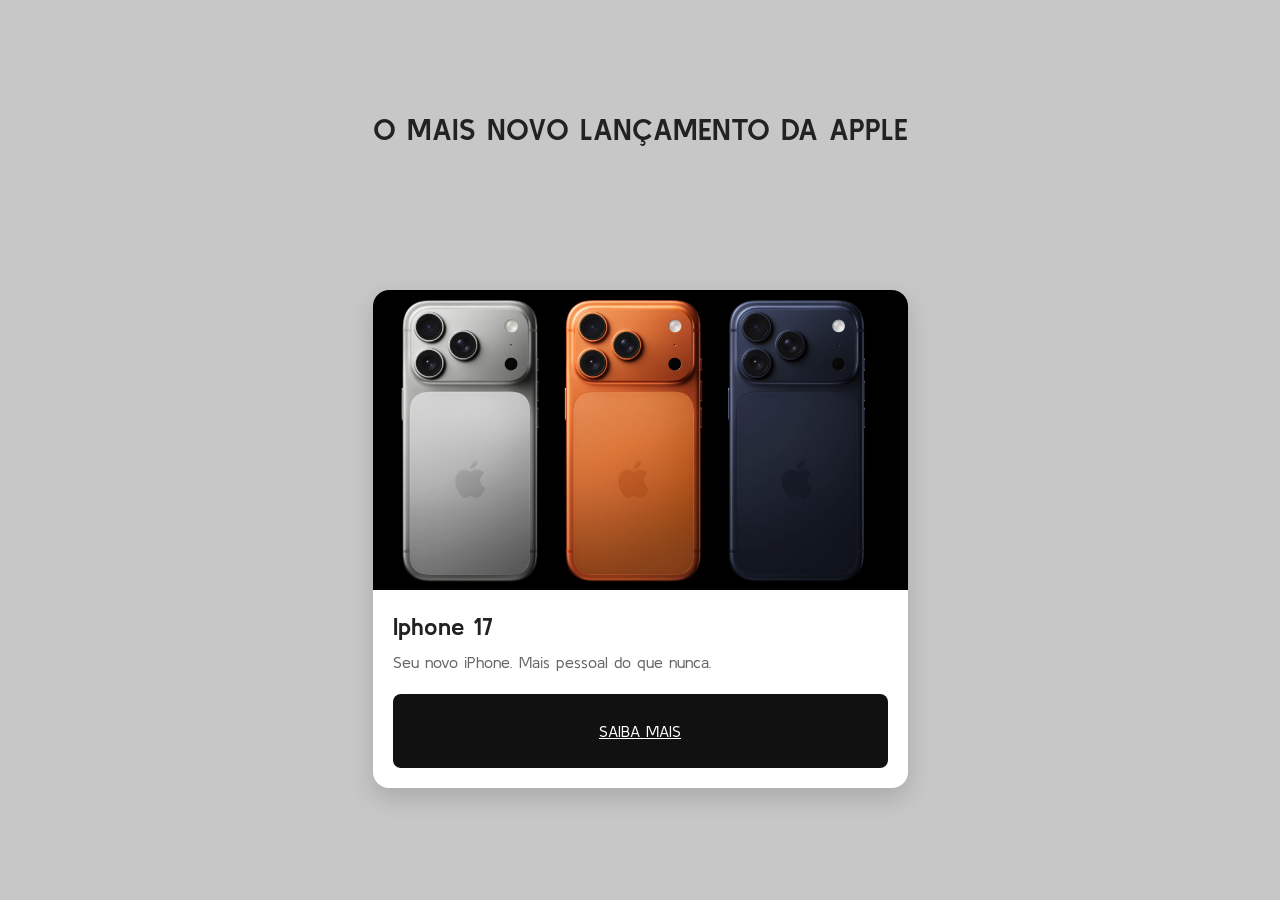
<file: index.html>
<!DOCTYPE html>
<html lang="pt-BR">
<head>
    <meta charset="UTF-8" />
    <meta name="viewport" content="width=device-width, initial-scale=1.0"/>
    <link rel="stylesheet" href="style.css">
    <link rel="icon" href="images/favicon_ios26.png" type="image/x-icon">
    <link rel="preconnect" href="https://fonts.googleapis.com">
    <link rel="preconnect" href="https://fonts.gstatic.com" crossorigin>
    <link href="https://fonts.googleapis.com/css2?family=Freckle+Face&family=Fredoka:wght@300..700&family=Kulim+Park:ital,wght@0,200;0,300;0,400;0,600;0,700;1,200;1,300;1,400;1,600;1,700&display=swap" rel="stylesheet">
    <title>Apresentação do Produto</title>
</head>
<body>
<h2>O MAIS NOVO LANÇAMENTO DA APPLE</h2>
  <div class="card">
    <img src="images/iphones.png" alt="Produto">

    <div class="content">
      <h1 class="title">Iphone 17</h1>

      <p class="description">
       Seu novo iPhone. Mais 
       pessoal do que nunca.
      </p>

      <a href="detalhes.html" class="btn">       
      <button class="btn">SAIBA MAIS</button>
      </a>

    </div>
  </div>

</body>
</html>
</file>
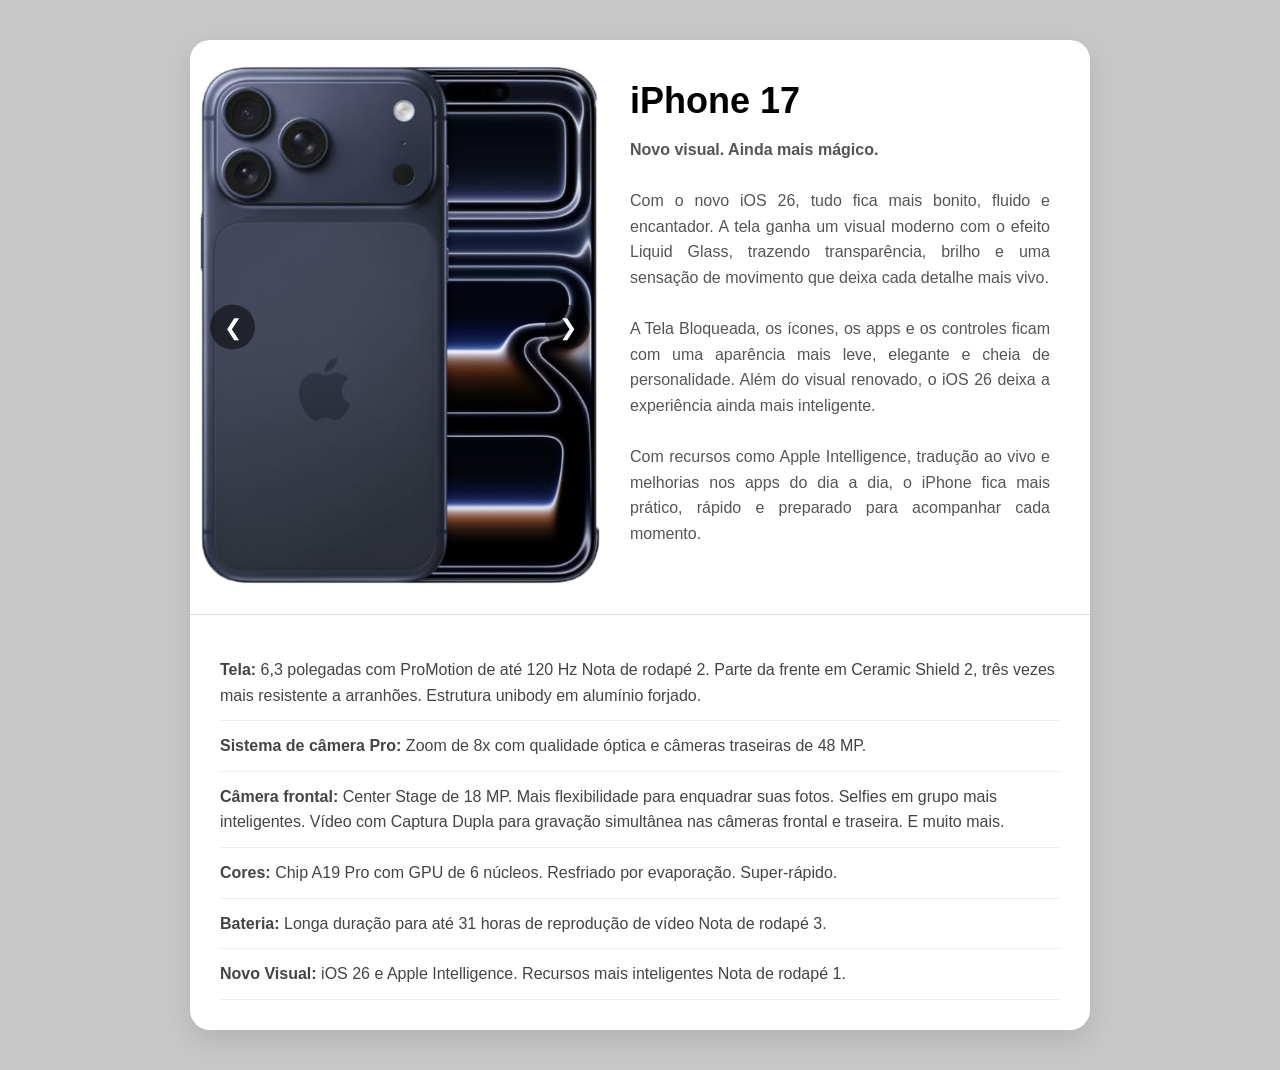
<file: detalhes.html>
<!DOCTYPE html>
<html lang="pt-BR">
<head>
    <meta charset="UTF-8">
    <meta name="viewport" content="width=device-width, initial-scale=1.0"/>
    <link rel="stylesheet" href="style.css">
    <link rel="icon" href="images/favicon_ios26.png" type="image/x-icon">
    <title>iPhone 17</title>
</head>

<body>

<div class="container">
    <div class="topo">
        <div class="galeria">

            <button class="btn-slide prev" onclick="mudarSlide(-1)">❮</button>
            <button class="btn-slide next" onclick="mudarSlide(1)">❯</button>

            <div class="slides" id="slides">

                <div class="slide">                   
                    <img src="images/788.png" alt="iPhone 1">
                </div>

                <div class="slide">                   
                    <img src="images/799.png" alt="iPhone 2">
                </div>

                <div class="slide">             
                    <img src="images/766.png" alt="iPhone 3">
                </div>

            </div>

        </div>

     <!--Todas as informações do produto.-->
        <div class="info">

            <h1>iPhone 17</h1>

            <p class="descricao">
                <b>Novo visual. Ainda mais mágico.</b   ></br></br>
                Com o novo iOS 26, tudo fica mais bonito, fluido e encantador.
                A tela ganha um visual moderno com o efeito Liquid Glass, trazendo transparência, brilho e uma sensação
                de movimento que deixa cada detalhe mais vivo.</br></br>A Tela Bloqueada, os ícones,
                os apps e os controles ficam com uma aparência mais leve, elegante e cheia de personalidade.
                Além do visual renovado, o iOS 26 deixa a experiência ainda mais inteligente.<br><br>Com recursos como
                Apple Intelligence, tradução ao vivo e melhorias nos apps do dia a dia, o iPhone fica mais prático,
                rápido e preparado para acompanhar cada momento.
            </p>

        </div>

    </div>

    <!-- Especificações do produto -->
     <div class="specs">
      <ul>
        <li><strong>Tela:</strong> 6,3 polegadas com ProMotion de até 120 Hz Nota de rodapé 2. Parte da frente em Ceramic Shield 2, três vezes mais resistente a arranhões. Estrutura unibody em alumínio forjado.</li>
        <li><strong>Sistema de câmera Pro:</strong> Zoom de 8x com qualidade óptica e câmeras traseiras de 48 MP.</li>
        <li><strong>Câmera frontal:</strong> Center Stage de 18 MP. Mais flexibilidade para enquadrar suas fotos. Selfies em grupo mais inteligentes. Vídeo com Captura Dupla para gravação simultânea nas câmeras frontal e traseira. E muito mais.</li>
        <li><strong>Cores:</strong> Chip A19 Pro com GPU de 6 núcleos. Resfriado por evaporação. Super‑rápido.</li>
        <li><strong>Bateria:</strong> Longa duração para até 31 horas de reprodução de vídeo Nota de rodapé 3.</li>
        <li><strong>Novo Visual:</strong> iOS 26 e Apple Intelligence. Recursos mais inteligentes Nota de rodapé 1.</li>
      </ul>
    </div>
</div>

<script>
//Guarda qual slide está aparecendo-->
let slideAtual = 0;

//Função para trocar de slide-->
function mudarSlide(direcao){

    //Pega a div que contém todos os slides-->
    const slides = document.getElementById("slides");

    //Conta quantos slides existem-->
    const totalSlides = document.querySelectorAll(".slide").length;

    //Soma ou diminui o slide atual-->
    slideAtual += direcao;

    //Se passar do último slide, volta para o primeiro-->
    if(slideAtual >= totalSlides){
        slideAtual = 0;
    }
    //Se voltar antes do primeiro, vai para o último-->
    if(slideAtual < 0){
        slideAtual = totalSlides - 1;
    }
   //Move os slides horizontalmente-->
    slides.style.transform =
        `translateX(-${slideAtual * 100}%)`;
}
</script>

</body>
</html>
</file>
<file: style.css>
*{
      margin:0;
      padding:0;
      box-sizing:border-box;
      font-family: "Kulim Park", sans-serif;
}

body{
      background-color: #C7C7C7;
      display:grid;
      justify-content:center;
      align-items:center;
      min-height:100vh;
      margin: 0;
      padding:40px 20px;
}

.card{
      background:#fff;
      border-radius:16px;
      overflow:hidden;
      box-shadow:0 10px 25px rgba(0,0,0,0.15);
      transition:0.3s;
}

.card:hover{
      transform:translateY(-5px);
}

.card img{
      width:100%;
      max-height:300px;
      object-fit:cover;
}

.content{
      padding:20px;
}

.title{
      font-size:24px;
      margin-bottom:10px;
      color:#222;
}

h2{
      font-size:30px;
      text-align: center;
      color:#222;
}

.description{
      color:#666;
      line-height:1.5;
      margin-bottom:20px;
}

.btn{
      display:block;
      width:100%;
      padding:14px;
      border:none;
      border-radius:8px;
      background:#111;
      color:white;
      font-size:16px;
      cursor:pointer;
      transition:0.3s;
}
   
.btn:hover{
      background:#7e7e7e;
}

.container{
    max-width:900px;
    margin:auto;
    background:#fff;
    border-radius:20px;
    overflow:hidden;
    box-shadow:0 10px 25px rgba(0,0,0,0.1);
}

.topo{
    display:flex;
    flex-wrap:wrap;
    padding: 10px;
}

.galeria{
    width:100%;
    max-width:400px;
    position:relative;
    overflow:hidden;
}

.slides{
    display:flex;
    transition:0.5s ease;
}

.slide{
    min-width:100%;
    position:relative;
}

.slide img{
    width:100%;
    height:550px;   
    object-fit:contain;
}

.btn-slide{
    position:absolute;
    top:50%;
    transform:translateY(-50%);
    width:45px;
    height:45px;
    border:none;
    border-radius:50%;
    background:rgba(0,0,0,0.5);
    color:#fff;
    font-size:22px;
    cursor:pointer;
    z-index:10;
}

.btn-slide:hover{
    background:#000;
}

.prev{
    left:10px;
}

.next{
    right:10px;
}

.info{
    flex:1;
    padding:30px;
}

.info h1{
    margin-bottom:15px;
    font-size:36px;
}

.descricao{
    color:#555;
    line-height:1.6;
    margin-bottom:25px;
    text-align: justify;
}

.specs{
    padding:30px;
    border-top:1px solid #ddd;
}

.specs ul{
    list-style:none;
}

.specs li{
    padding:12px 0;
    border-bottom:1px solid #eee;
    color:#444;
    line-height:1.6;
}

@media(max-width:768px){

      h2 {
            font-size: 26px;
      }

    .topo{
        flex-direction:column;
    }

    .galeria{
        max-width:100%;
    }
}
</file>
